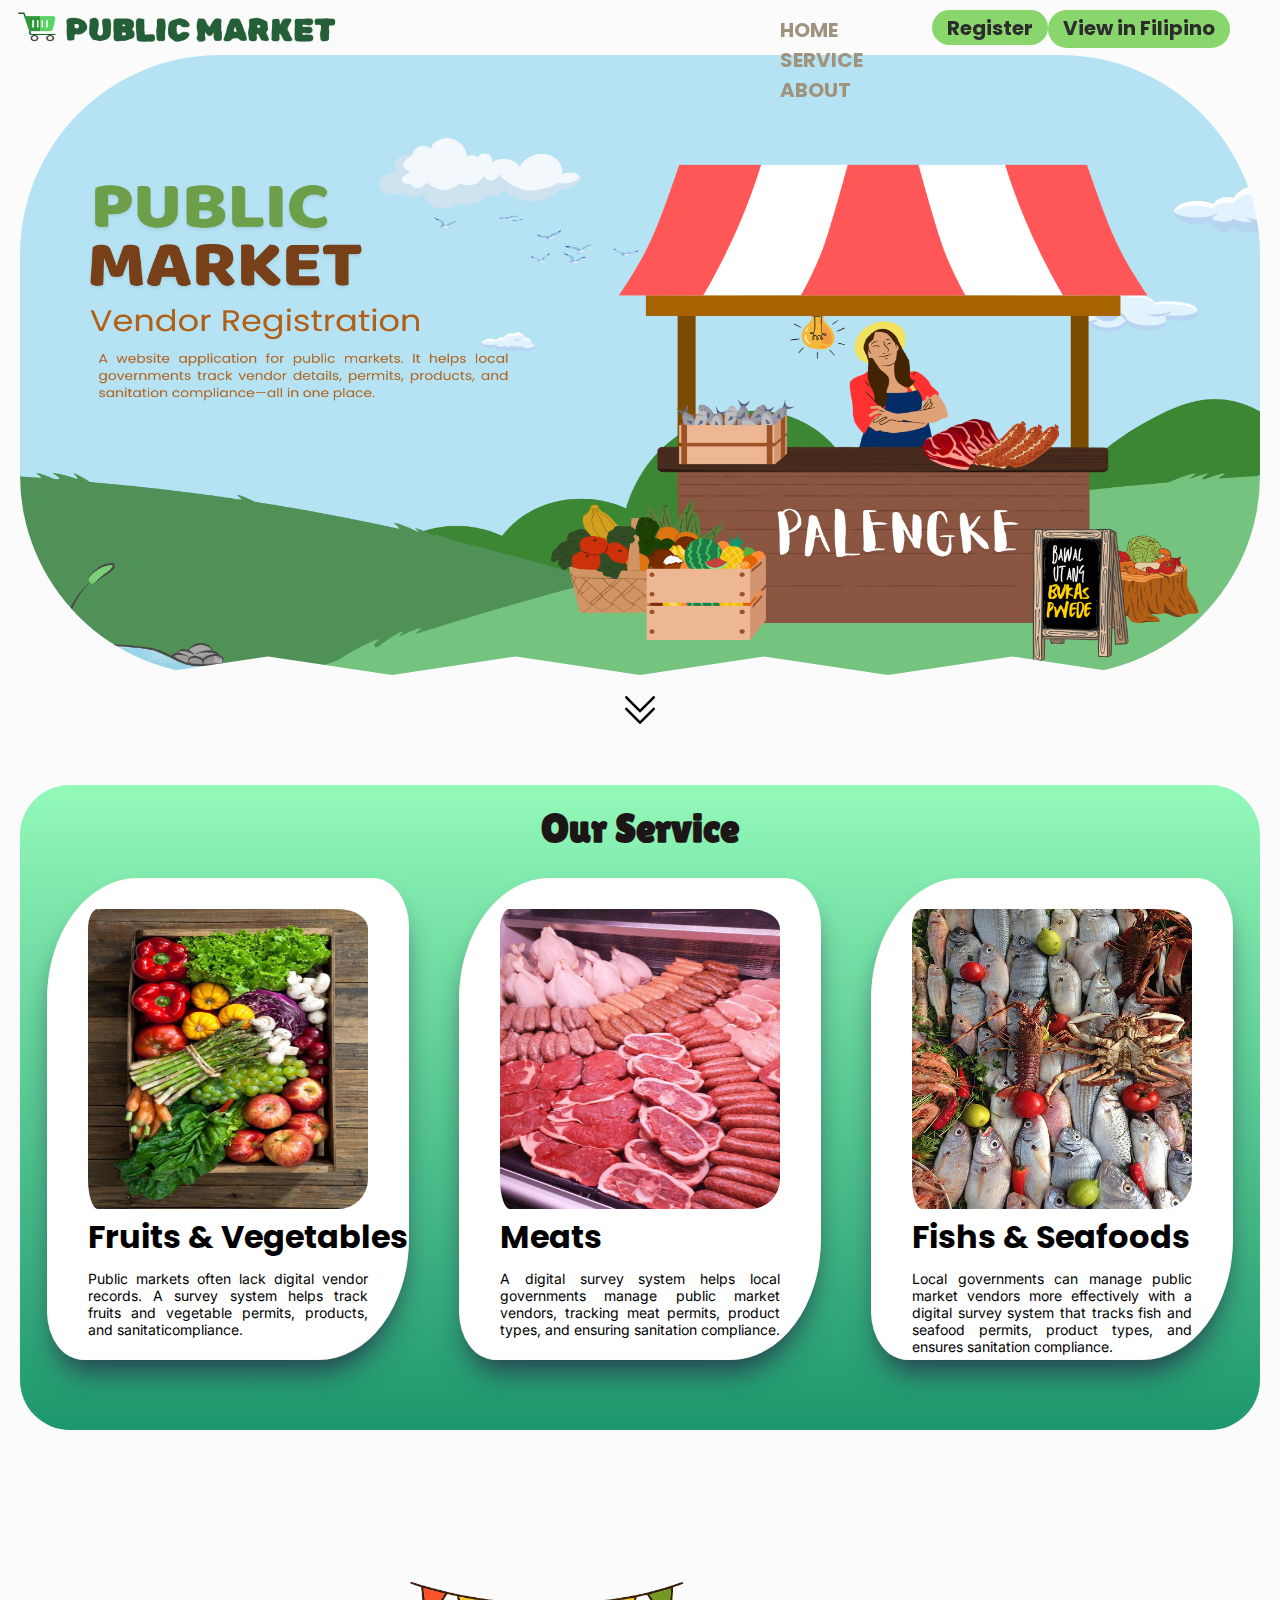
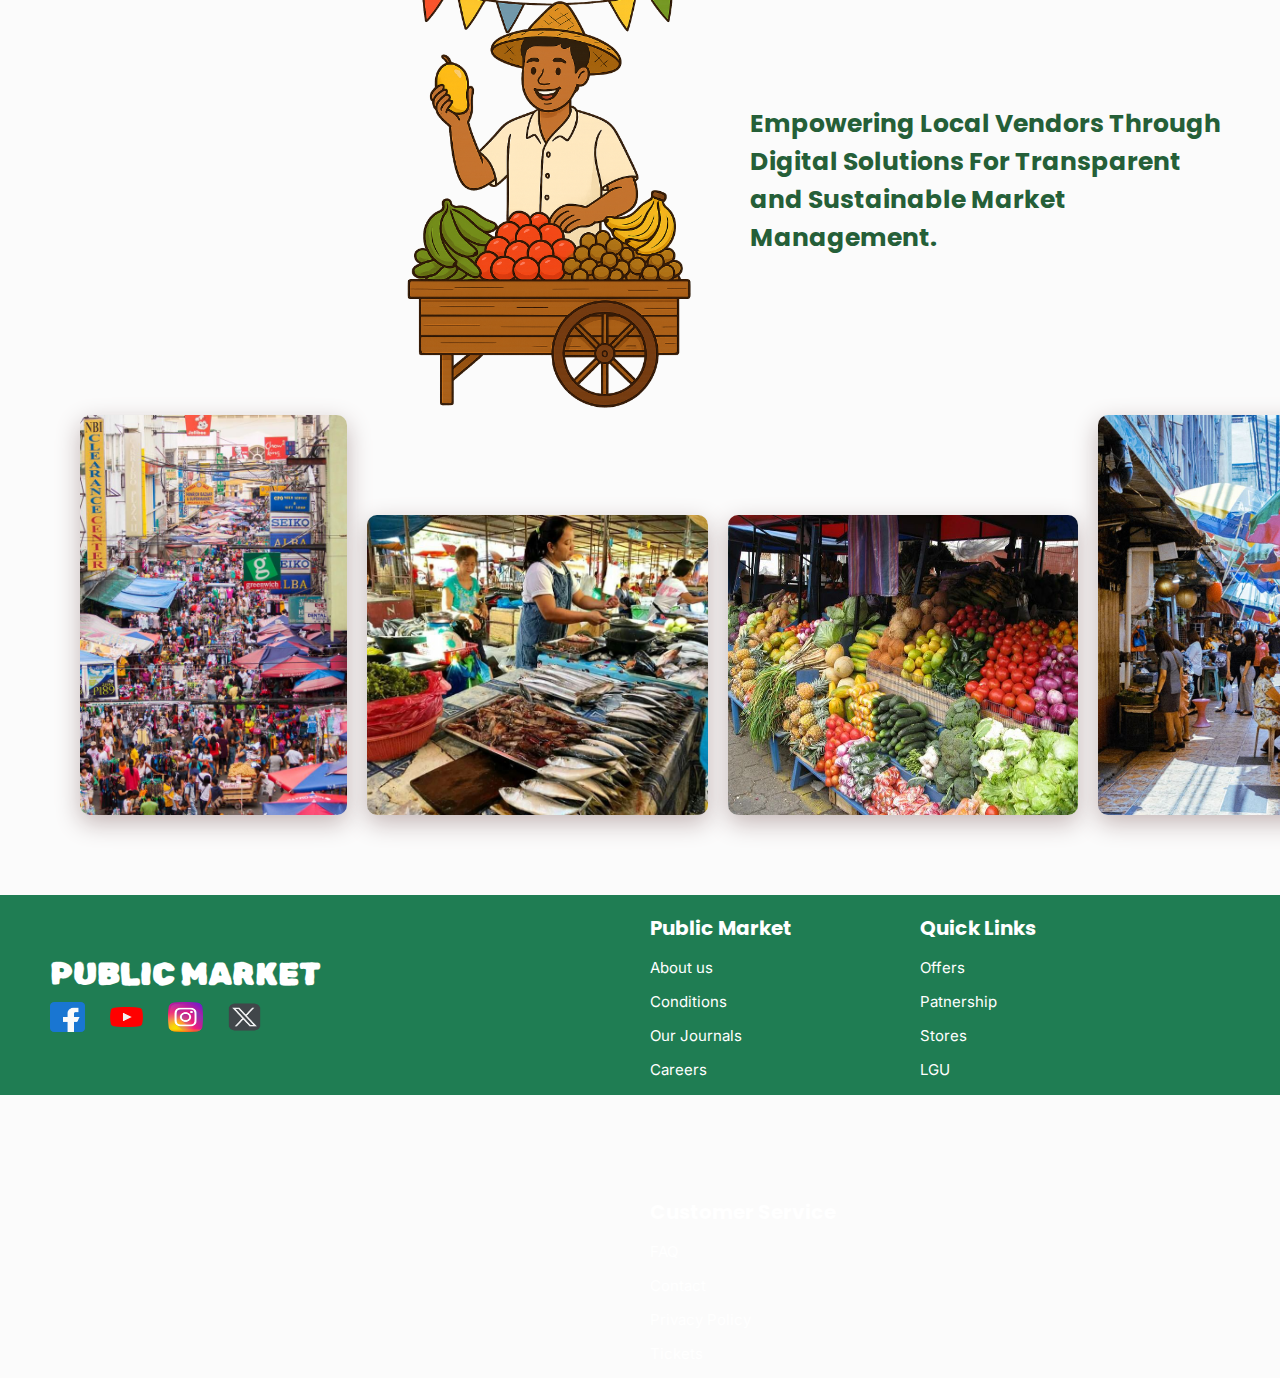
<file: index.html>
<!DOCTYPE html>
<html lang="en">
  <head>
    <meta charset="UTF-8">
    <meta name="viewport" content="width=device-width, initial-scale=1.0">
    <title>Public Market</title>

    <!--FONT LINKS-->
      <!--POPPINS FONT-->
      <link href='https://fonts.googleapis.com/css?family=Poppins' rel='stylesheet'>

      <!--LILITA ONE FONTS-->
      <link href='https://fonts.googleapis.com/css?family=Lilita One' rel='stylesheet'>

      <!--INTER FONTS-->
      <link href='https://fonts.googleapis.com/css?family=Inter' rel='stylesheet'>

      <!--Rubik Spray Paint FONTS-->
      <link href='https://fonts.googleapis.com/css?family=Rubik Spray Paint' rel='stylesheet'>

    <!--CSS LINKS-->
    <link rel="stylesheet" href="./styles/general.css">
    <link rel="stylesheet" href="./styles/home.css">
    <link rel="stylesheet" href="./styles/service.css">
    <link rel="stylesheet" href="./styles/about.css">
  </head>

  <body>
    <!--HOME SECTION-->
    <!--Public Market Navigation-->
    <header class="header-section">
      <h1><a href="#footer" class="public-market-title">PUBLIC MARKET</a></h1>
      <img class="cart-img" src="./images/cart.png" alt="cart image">

      <!--NAVIGATION LINKS-->
      <nav class="header-a-tag">
        <a href="#home" class="home-link">HOME</a>
        <a href="#service" class="service-link">SERVICE</a>
        <a href="#about" class="about-link">ABOUT</a>
      </nav>
      <!--REGISTER BUTTON INTERACTION-->
      <form action="./public/form.html">
        <button type="submit" class="register-button">Register</button>
      </form>
      <!--LANGUAGE BUTTON-->
      <a href="./index-fil.html" class="language-link">View in Filipino</a>
    </header>

    <!--Landing Page Image-->
    <section id="home">
      <div>
        <img class="public-market-img" src="./images/public-markets-img.png" alt="public-market-img">
      </div>
      <img class="arrow-scrolldown-img" src="./images/arrow.png" alt="arrow-img">
    </section>

    <!--SERVICE SECTION-->
    <section class="services-section" id="service">
      <!--Services Container-->
      <h1 class="services-title">Our Service</h1>
      <div class="services-container">
        <!--Fruits and veges boxes-->
        <div class="fruits-veges-box">
          <img class="fruits-veges-img" src="./images/Fruits and veges.jpg" alt="fruits and veges">
          <h1 class="fruits-veges-box-title">Fruits & Vegetables</h1>
          <p class="fruits-veges-box-info"> 
            Public markets often lack digital vendor records. A survey system helps track fruits and 
            vegetable permits, products, and sanitaticompliance.
          </p>
        </div>

        <!--Meats boxes-->
        <div class="meats-box">
          <img class="meats-img" src="./images/meats.jpg" alt="meat imgs">
          <h1 class="meats-title">Meats</h1>
          <p class="meats-info">
            A digital survey system helps local governments manage public market vendors, 
            tracking meat permits, product types, and ensuring sanitation compliance.
          </p>
        </div>

        <!--fish and seafood boxes-->
        <div class="fish-seafood-box">
          <img class="fish-seafood-img" src="./images/fish and sea food.jpg" alt="fish and seafood">
          <h1 class="fish-seafood-title">Fishs & Seafoods</h1> 
          <p class="fish-seafood-info">
            Local governments can manage public market vendors more effectively with a digital survey 
            system that tracks fish and seafood permits, product types, and ensures sanitation compliance.
          </p>
        </div>
      </div>
    </section>

    <!--ABOUT SECTION-->
    <section class="about-section" id="about">
      <!--ABOUT PUBLIC MARKET INFORMATION-->
      <div class="about-info-container">
        <img class="vendors-img" src="./images/vendor-img.png">
        <h1 class="about-info-title">
          Empowering Local Vendors Through Digital Solutions
          For Transparent and Sustainable Market Management.
        </h1>
     </div>
      <!--MARKET IMG CONTAINER-->
      <div class="market-img-container">
        <img class="market-1-img" src="./images/market-1.jpg">
        <img class="market-2-img" src="./images/market-3.jpg">
        <img class="market-3-img" src="./images/market-4.jpg">
        <img class="market-4-img" src="./images/market-2.jpg">
      </div>
    </section>

    <!--FOOTER SECTION-->
    <footer id="footer" class="footer-public-market">

      <!--SOCIAL MEDIA ICONS-->
      <div class="footers-icons"> 
        <h1 class="footer-public-market-title">PUBLIC MARKET</h1>
          <img class="facebook-icon" src="./images/icons/facebook.png"> 
          <img class="youtube-icon" src="./images/icons/youtube.png">
          <img class="instagram-icon" src="./images/icons/instagram.png">
          <img class="x-icon" src="./images/icons/x.png">
      </div>

      <!--FOOTERS COLUMN-->
      <div class="footer-options-column">
        <div class="public-market-group">
          <h1>Public Market</h1>
          <p>About us</p>
          <p>Conditions</p>
          <p>Our Journals</p>
          <p>Careers</p>
        </div>

        <div class="quick-link-column">
          <h1>Quick Links</h1>
          <p>Offers</p>
          <p>Patnership</p>
          <p>Stores</p>
          <p>LGU</p>
        </div>

        <div class="customer-service-column">
          <h1>Customer Service</h1>
          <p>FAQ</p>
          <p>Contact</p>
          <p>Privacy Policy</p>
          <p>Tickets</p>
        </div>
      </div>
    </footer>

  </body>
</html>
</file>
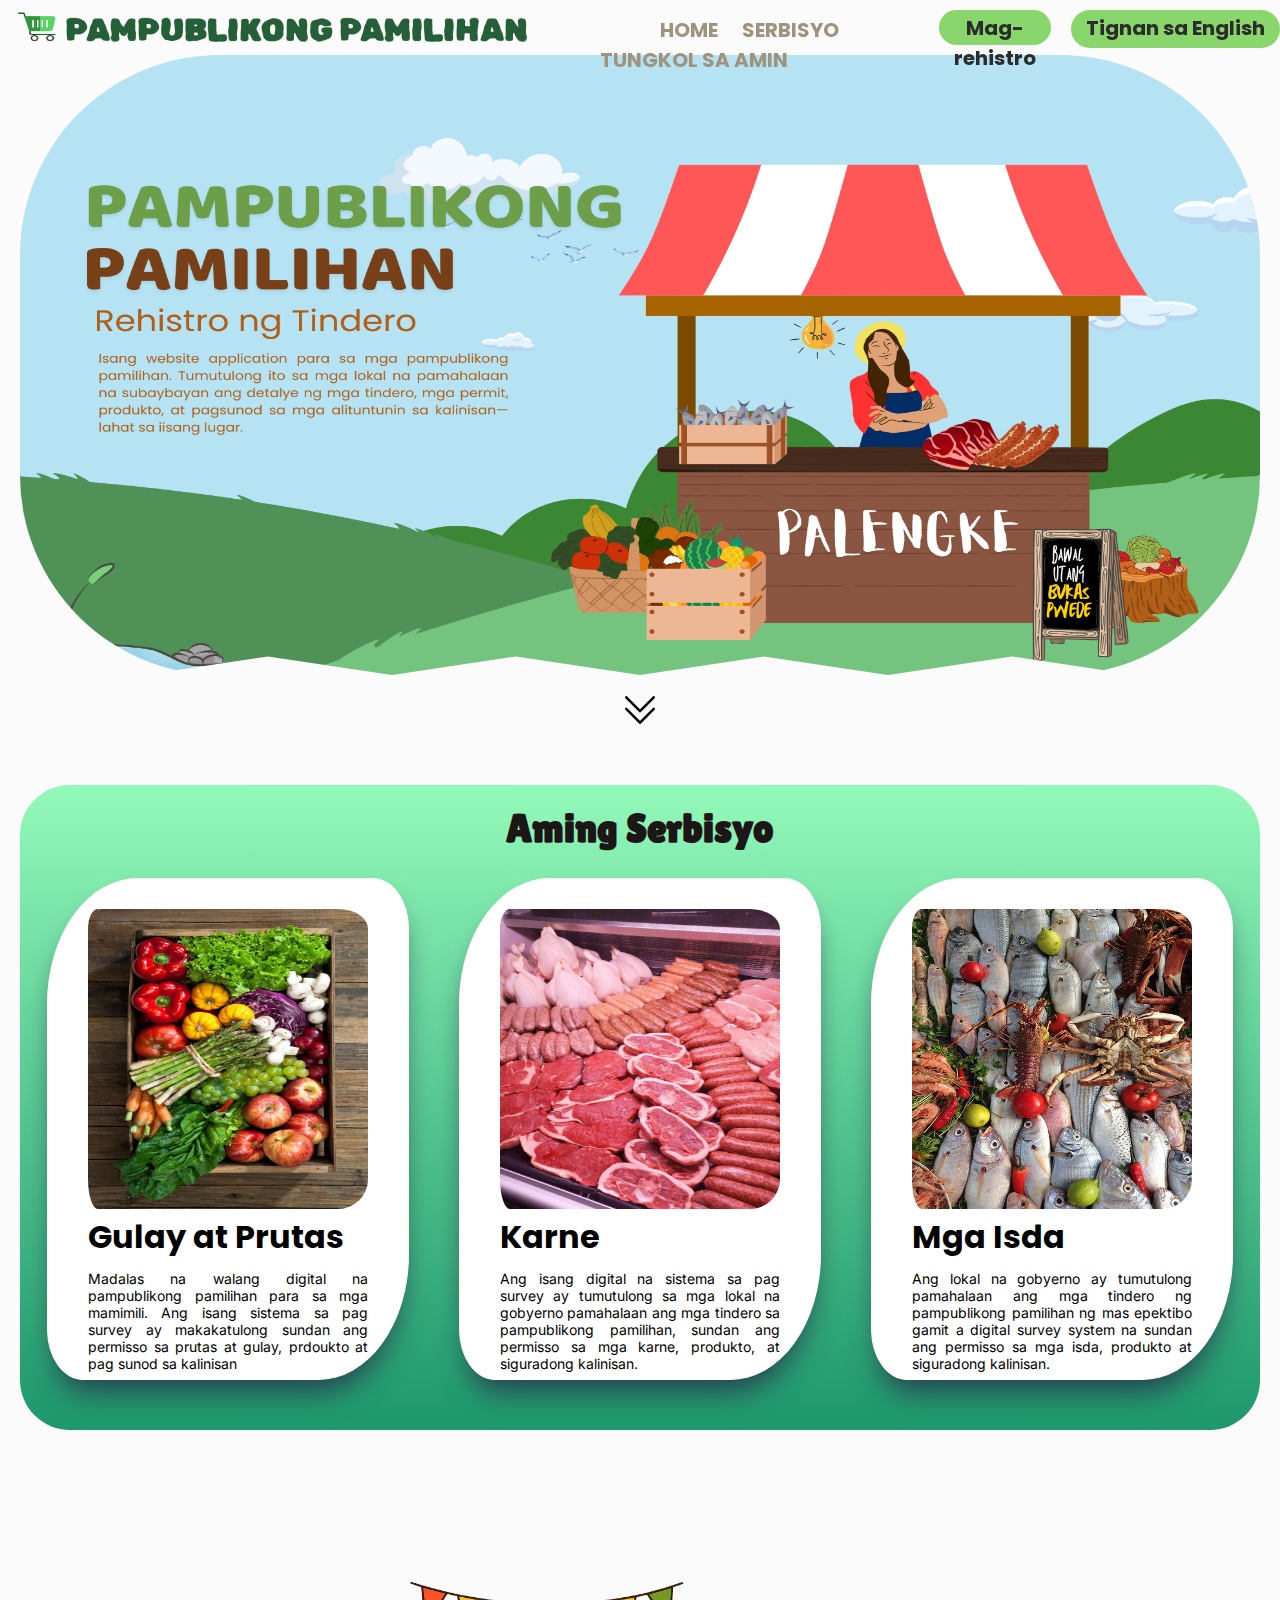
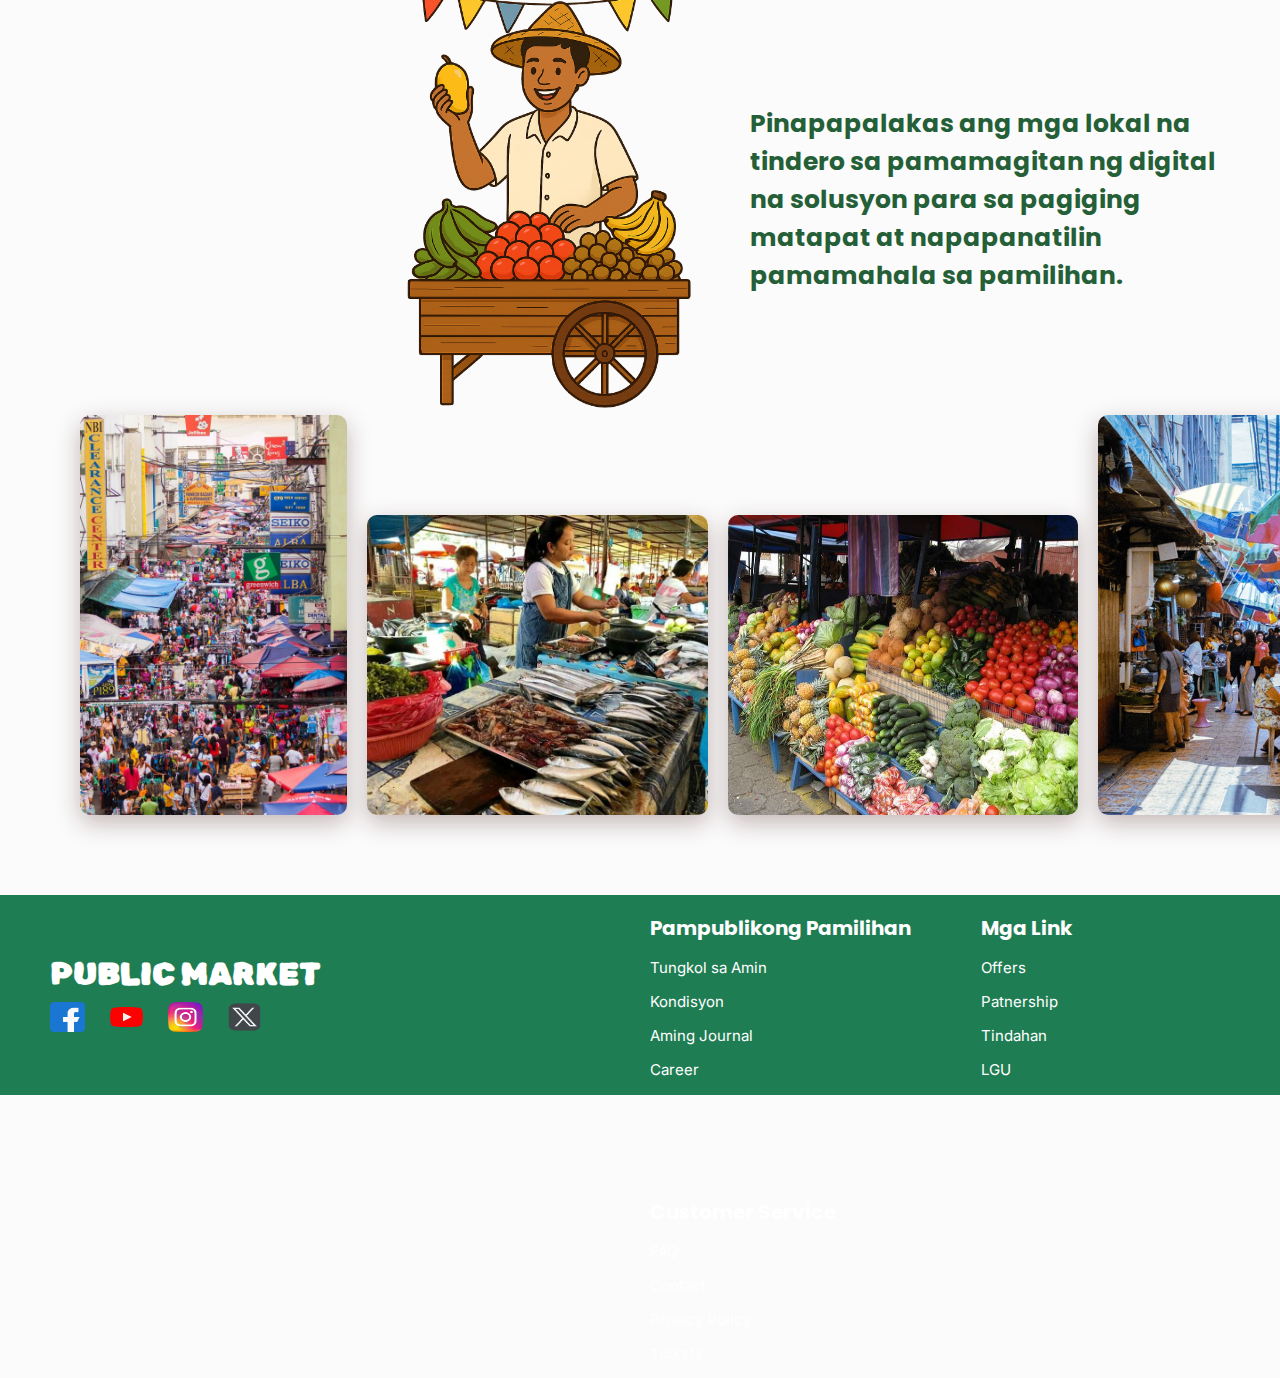
<file: index-fil.html>
<!DOCTYPE html>
<html lang="en">
  <head>
    <meta charset="UTF-8">
    <meta name="viewport" content="width=device-width, initial-scale=1.0">
    <title>Pampublikong Pamilihan</title>

    <!--FONT LINKS-->
      <!--POPPINS FONT-->
      <link href='https://fonts.googleapis.com/css?family=Poppins' rel='stylesheet'>

      <!--LILITA ONE FONTS-->
      <link href='https://fonts.googleapis.com/css?family=Lilita One' rel='stylesheet'>

      <!--INTER FONTS-->
      <link href='https://fonts.googleapis.com/css?family=Inter' rel='stylesheet'>

      <!--Rubik Spray Paint FONTS-->
      <link href='https://fonts.googleapis.com/css?family=Rubik Spray Paint' rel='stylesheet'>

    <!--CSS LINKS-->
    <link rel="stylesheet" href="./styles/general.css">
    <link rel="stylesheet" href="./styles/home-fil.css">
    <link rel="stylesheet" href="./styles/service-fil.css">
    <link rel="stylesheet" href="./styles/about.css">
  </head>

  <body>
    <!--HOME SECTION-->
    <!--Public Market Navigation-->
    <header class="header-section">
      <h1><a href="#footer" class="public-market-title">PAMPUBLIKONG PAMILIHAN</a></h1>
      <img class="cart-img" src="./images/cart.png" alt="cart image">

      <!--NAVIGATION LINKS-->
      <nav class="header-a-tag">
        <a href="#home" class="home-link">HOME</a>
        <a href="#service" class="service-link">SERBISYO</a>
        <a href="#about" class="about-link">TUNGKOL SA AMIN</a>
      </nav>
      <!--REGISTER BUTTON INTERACTION-->
      <form action="./public/form-fil.html">
        <button type="submit" class="register-button">Mag-rehistro</button>
      </form>
      <!--LANGUAGE BUTTON-->
      <a href="./index.html" class="language-link">Tignan sa English</a>
    </header>

    <!--Landing Page Image-->
    <section id="home">
      <div>
        <img class="public-market-img" src="./images/public-markets-img-fil.png" alt="public-market-img">
      </div>
      <img class="arrow-scrolldown-img" src="./images/arrow.png" alt="arrow-img">
    </section>

    <!--SERVICE SECTION-->
    <section class="services-section" id="service">
      <!--Services Container-->
      <h1 class="services-title">Aming Serbisyo</h1>
      <div class="services-container">
        <!--Fruits and veges boxes-->
        <div class="fruits-veges-box">
          <img class="fruits-veges-img" src="./images/Fruits and veges.jpg" alt="fruits and veges">
          <h1 class="fruits-veges-box-title">Gulay at Prutas</h1>
          <p class="fruits-veges-box-info"> 
            Madalas na walang digital na pampublikong pamilihan para sa mga mamimili.
            Ang isang sistema sa pag survey ay makakatulong sundan ang permisso sa prutas at gulay,
            prdoukto at pag sunod sa kalinisan
          </p>
        </div>

        <!--Meats boxes-->
        <div class="meats-box">
          <img class="meats-img" src="./images/meats.jpg" alt="meat imgs">
          <h1 class="meats-title">Karne</h1>
          <p class="meats-info">
            Ang isang digital na sistema sa pag survey ay tumutulong sa mga lokal na
            gobyerno pamahalaan ang mga tindero sa pampublikong pamilihan, sundan ang
            permisso sa mga karne, produkto, at siguradong kalinisan.
          </p>
        </div>

        <!--fish and seafood boxes-->
        <div class="fish-seafood-box">
          <img class="fish-seafood-img" src="./images/fish and sea food.jpg" alt="fish and seafood">
          <h1 class="fish-seafood-title">Mga Isda</h1> 
          <p class="fish-seafood-info">
            Ang lokal na gobyerno ay tumutulong pamahalaan ang mga tindero ng pampublikong pamilihan ng
            mas epektibo gamit a digital survey system na sundan ang permisso sa mga isda, produkto
            at siguradong kalinisan.
          </p>
        </div>
      </div>
    </section>

    <!--ABOUT SECTION-->
    <section class="about-section" id="about">
      <!--ABOUT PUBLIC MARKET INFORMATION-->
      <div class="about-info-container">
        <img class="vendors-img" src="./images/vendor-img.png">
        <h1 class="about-info-title">
            Pinapapalakas ang mga lokal na tindero sa pamamagitan
            ng digital na solusyon para sa pagiging matapat at 
            napapanatilin pamamahala sa pamilihan.
        </h1>
     </div>
      <!--MARKET IMG CONTAINER-->
      <div class="market-img-container">
        <img class="market-1-img" src="./images/market-1.jpg">
        <img class="market-2-img" src="./images/market-3.jpg">
        <img class="market-3-img" src="./images/market-4.jpg">
        <img class="market-4-img" src="./images/market-2.jpg">
      </div>
    </section>

    <!--FOOTER SECTION-->
    <footer id="footer" class="footer-public-market">

      <!--SOCIAL MEDIA ICONS-->
      <div class="footers-icons"> 
        <h1 class="footer-public-market-title">PUBLIC MARKET</h1>
          <img class="facebook-icon" src="./images/icons/facebook.png"> 
          <img class="youtube-icon" src="./images/icons/youtube.png">
          <img class="instagram-icon" src="./images/icons/instagram.png">
          <img class="x-icon" src="./images/icons/x.png">
      </div>

      <!--FOOTERS COLUMN-->
      <div class="footer-options-column">
        <div class="public-market-group">
          <h1>Pampublikong Pamilihan</h1>
          <p>Tungkol sa Amin</p>
          <p>Kondisyon</p>
          <p>Aming Journal</p>
          <p>Career</p>
        </div>

        <div class="quick-link-column">
          <h1>Mga Link</h1>
          <p>Offers</p>
          <p>Patnership</p>
          <p>Tindahan</p>
          <p>LGU</p>
        </div>

        <div class="customer-service-column">
          <h1>Customer Service</h1>
          <p>FAQ</p>
          <p>Contact</p>
          <p>Privacy Policy</p>
          <p>Tickets</p>
        </div>
      </div>
    </footer>

  </body>
</html>
</file>
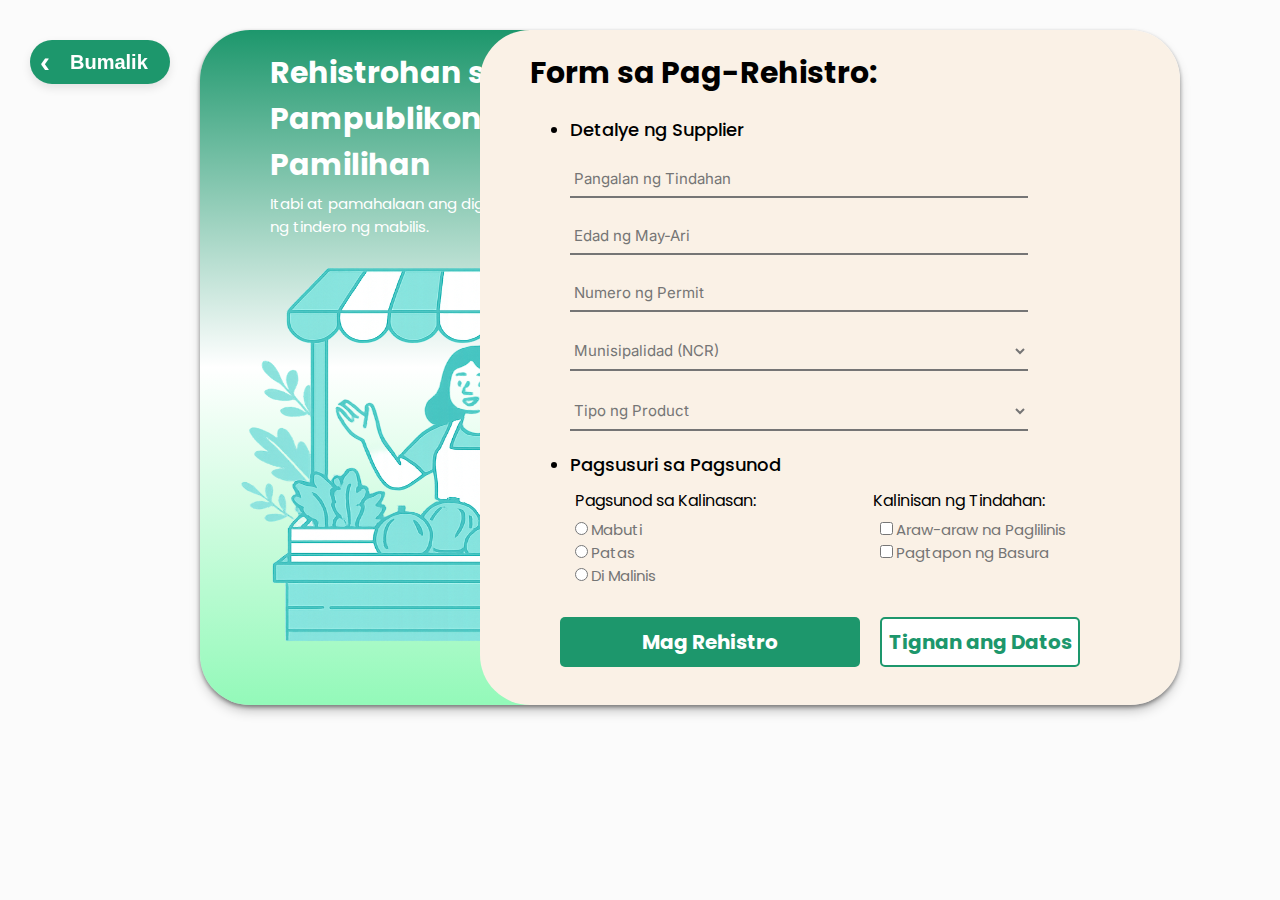
<file: public/form-fil.html>
<!DOCTYPE html>
<html lang="en">
  <head>
    <meta charset="UTF-8">
    <meta name="viewport" content="width=device-width, initial-scale=1.0">
    <title>Form sa Pag-Rehistro</title>

    <!--FONT LINKS-->
      <!--POPPINS FONT-->
      <link href='https://fonts.googleapis.com/css?family=Poppins' rel='stylesheet'>

      <!--INTER FONTS-->
      <link href='https://fonts.googleapis.com/css?family=Inter' rel='stylesheet'>

    <!--CSS LINKS-->
    <link rel="stylesheet" href="../styles/extension-page/form-fil.css">
  </head>
    
  <body>
    <!--BACK HOME PAGE BUTTON-->
    <form action="../index-fil.html">
      <button class="back-home-page" type="submit">
        <span class="back-icon">&#8249;</span>
        Bumalik
      </button>
    </form>

    <!--FORM SECTION-->
    <section>
      <div class="form-container"> 
        <!--Image Details Container-->
        <div class="image-details-container">
          <h1>Rehistrohan sa Pampublikong Pamilihan</h1>
          <p>Itabi at pamahalaan ang digital record<br>ng tindero ng mabilis.</p>
          <img src="../images/Vendor-woman-image.png" alt="vendor Image">
        </div>

        <!--Vendors form Container-->
        <div class="vendors-form-container">
          <h1>Form sa Pag-Rehistro:</h1>
          <!--Vendors form Input-->
            <ul class="vendor-detail-ul">
              <li>Detalye ng Supplier</li>
            </ul>

          <!--Vendor Details Input-->
          <form action="./table-fil.html" id="registerForm">
            <div class="vendor-details-container">
              <!--Business Name Input-->
              <div>
                <input class="business-name-input" type="text" placeholder="Pangalan ng Tindahan" required maxlength="100">
              </div>
              <!-- Owner's Age Input-->
              <div>
                <input class="owner-age-input" type="number" placeholder="Edad ng May-Ari"  min="18" max="120" maxlength="100" required>
              </div>
              <!--Permit Number Input-->
              <div>
                <input class="permit-number-input" type="text" minlength="4" maxlength="6" placeholder="Numero ng Permit" required>
              </div>
              <!--Region Selector-->
              <div>
                <select class="municipality-select" required>
                  <option value="" disabled selected hidden>Munisipalidad (NCR)</option>
                  <option value="1">Caloocan</option>
                  <option value="2">Las Piñas</option>
                  <option value="3">Makati</option>
                  <option value="4">Malabon</option>
                  <option value="5">Mandaluyong</option>
                  <option value="6">Manila</option>
                  <option value="7">Marikina</option>
                  <option value="8">Muntinlupa</option>
                  <option value="9">Navotas</option>
                  <option value="10">Parañaque</option>
                  <option value="11">Pasay</option>
                  <option value="12">Pasig</option>
                  <option value="13">Pateros</option>
                  <option value="14">Quezon City</option>
                  <option value="15">San Juan</option>
                  <option value="16">Taguig</option>
                  <option value="17">Valenzuela</option>
                </select>
                
              </div>
              <!--Product Type Input-->
              <div>
                <select class="product-type-select" required>
                  <option value="" disabled selected hidden>Tipo ng Product</option>
                  <option value="1">Prutas</option>
                  <option value="2">Gulay</option>
                  <option value="3">Karne</option>
                  <option value="4">Isda</option>
                  <option value="5">Seafood</option>
                </select>
              </div>
            </div>

            <!--Compliance Check-->
            <ul class="compliance-check-ul">
              <li>Pagsusuri sa Pagsunod</li>
            </ul>
              <label class="sanitary-title">Pagsunod sa Kalinasan:</label>
              <label class="cleanliness-title">Kalinisan ng Tindahan:</label>

            <!--Compliance Check Button-->
            <div class="compliance-check-container">
              <!--Sanitary Practice Section-->
              <div class="sanitary-option">
                <label><input type="radio" name="sanitary" value="Mabuti" required>Mabuti</label><br>
                <label><input type="radio" name="sanitary" value="Patas" required>Patas</label><br>
                <label><input type="radio" name="sanitary" value="Di Malinis" required>Di Malinis</label>
              </div>

              <!--Stall Cleanliness Section-->
              <div class="cleanliness-option">
                <label><input type="checkbox" name="cleanliness[]" value="Daily Cleaning">Araw-araw na Paglilinis</label><br>
                <label><input type="checkbox" name="cleanliness[]" value="Waste Disposal">Pagtapon ng Basura</label>
              </div>
            </div>
             
            <!--BUTTON INTERACTION TO TABLE-->
            <div class="button-action">
              <!--REGISTER BUTTON-->
              <button class="register-button" type="submit">Mag Rehistro</button>
            </div>
          </form>

          <!--TABLE BUTTON-->
          <form action="./table-fil.html" target="_blank">
            <button class="table-button" type="submit">Tignan ang Datos<span class="greater-than-arrow"></span></button>
          </form>
        </div>
      </div>
    </section>

    <!--JS of submission button for Vendors Register-->
    <script>
      document.getElementById("registerForm").addEventListener("submit", function(event) {
        event.preventDefault(); //Prevent the form from submitting

        //vendors Details Input 
        const businessName = document.querySelector(".business-name-input").value;
        const ownersAge = document.querySelector(".owner-age-input").value;
        const permitNumber = document.querySelector(".permit-number-input").value;
        // Municipality Selector
        const municipalitySelect = document.querySelector(".municipality-select");
        const municipality = municipalitySelect.options[municipalitySelect.selectedIndex].textContent;
        // Product Type Selector
        const productTypeSelect = document.querySelector(".product-type-select");
        const productType = productTypeSelect.options[productTypeSelect.selectedIndex].textContent; // Store the Text Content

        //Compliance Check button
        const sanitary = document.querySelector('input[name="sanitary"]:checked')?.value;
        const cleanlinessElements = document.querySelectorAll('input[name="cleanliness[]"]:checked');
        const cleanliness = Array.from(cleanlinessElements).map(e => e.value);
      
        //object of the data input 
        const vendorData = {
          businessName,
          ownersAge,
          permitNumber,
          municipality,
          productType,
          sanitary: sanitary || '',
          cleanliness
        };

         // Save to localStorage before displaying to Filipino Version Table
        let vendorsData = JSON.parse(localStorage.getItem('vendorsDataFIL')) || [];
        vendorsData.push(vendorData); 
        localStorage.setItem('vendorsDataFIL', JSON.stringify(vendorsData));

        //promt success message
        alert("Vendor registered successfully!");
        document.getElementById("registerForm").reset();
      });
    </script>
  </body>
</html>
</file>
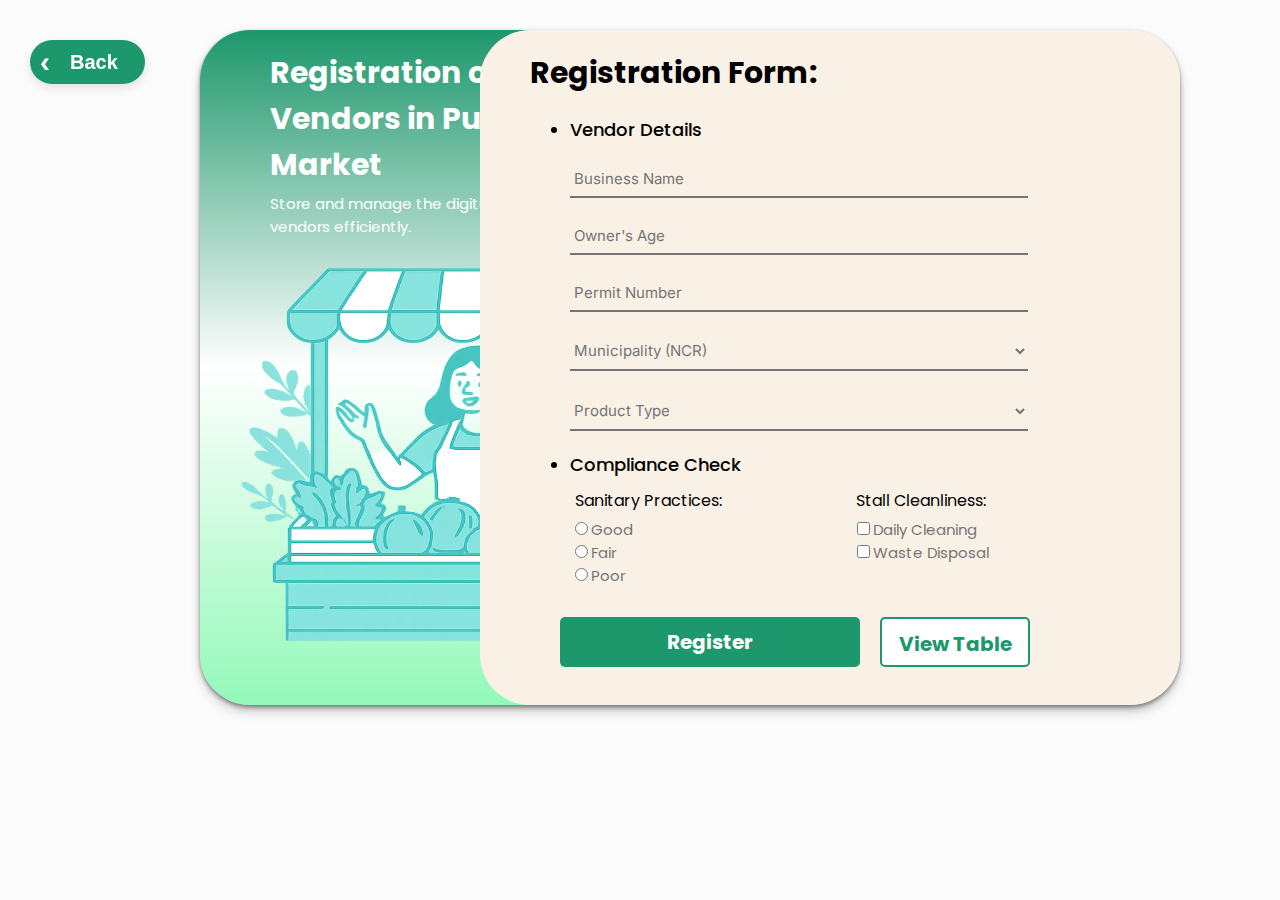
<file: public/form.html>
<!DOCTYPE html>
<html lang="en">
  <head>
    <meta charset="UTF-8">
    <meta name="viewport" content="width=device-width, initial-scale=1.0">
    <title>Registration Form</title>

    <!--FONT LINKS-->
      <!--POPPINS FONT-->
      <link href='https://fonts.googleapis.com/css?family=Poppins' rel='stylesheet'>

      <!--INTER FONTS-->
      <link href='https://fonts.googleapis.com/css?family=Inter' rel='stylesheet'>

    <!--CSS LINKS-->
    <link rel="stylesheet" href="../styles/extension-page/form.css">
  </head>
    
  <body>
    <!--BACK HOME PAGE BUTTON-->
    <form action="../index.html">
      <button class="back-home-page" type="submit">
        <span class="back-icon">&#8249;</span>
        Back
      </button>
    </form>

    <!--FORM SECTION-->
    <section>
      <div class="form-container"> 
        <!--Image Details Container-->
        <div class="image-details-container">
          <h1>Registration of Local Vendors in Public Market</h1>
          <p>Store and manage the digital records of local vendors efficiently.</p>
          <img src="../images/Vendor-woman-image.png" alt="vendor Image">
        </div>

        <!--Vendors form Container-->
        <div class="vendors-form-container">
          <h1>Registration Form:</h1>
          <!--Vendors form Input-->
            <ul class="vendor-detail-ul">
              <li>Vendor Details</li>
            </ul>

          <!--Vendor Details Input-->
          <form action="./table.html" id="registerForm">
            <div class="vendor-details-container">
              <!--Business Name Input-->
              <div>
                <input class="business-name-input" type="text" placeholder="Business Name" required maxlength="100">
              </div>
              <!-- Owner's Age Input-->
              <div>
                <input class="owner-age-input" type="number" placeholder="Owner's Age"  min="18" max="120" maxlength="100" required>
              </div>
              <!--Permit Number Input-->
              <div>
                <input class="permit-number-input" type="text" minlength="4" maxlength="6" placeholder="Permit Number" required>
              </div>
              <!--Region Selector-->
              <div>
                <select class="municipality-select" required>
                  <option value="" disabled selected hidden>Municipality (NCR)</option>
                  <option value="1">Caloocan</option>
                  <option value="2">Las Piñas</option>
                  <option value="3">Makati</option>
                  <option value="4">Malabon</option>
                  <option value="5">Mandaluyong</option>
                  <option value="6">Manila</option>
                  <option value="7">Marikina</option>
                  <option value="8">Muntinlupa</option>
                  <option value="9">Navotas</option>
                  <option value="10">Parañaque</option>
                  <option value="11">Pasay</option>
                  <option value="12">Pasig</option>
                  <option value="13">Pateros</option>
                  <option value="14">Quezon City</option>
                  <option value="15">San Juan</option>
                  <option value="16">Taguig</option>
                  <option value="17">Valenzuela</option>
                </select>
                
              </div>
              <!--Product Type Input-->
              <div>
                <select class="product-type-select" required>
                  <option value="" disabled selected hidden>Product Type</option>
                  <option value="1">Fruit</option>
                  <option value="2">Vegetable</option>
                  <option value="3">Meat</option>
                  <option value="4">Fish</option>
                  <option value="5">Seafood</option>
                </select>
              </div>
            </div>

            <!--Compliance Check-->
            <ul class="compliance-check-ul">
              <li>Compliance Check</li>
            </ul>
              <label class="sanitary-title">Sanitary Practices:</label>
              <label class="cleanliness-title">Stall Cleanliness:</label>

            <!--Compliance Check Button-->
            <div class="compliance-check-container">
              <!--Sanitary Practice Section-->
              <div class="sanitary-option">
                <label><input type="radio" name="sanitary" value="Good" required>Good</label><br>
                <label><input type="radio" name="sanitary" value="Fair" required>Fair</label><br>
                <label><input type="radio" name="sanitary" value="Poor" required>Poor</label>
              </div>

              <!--Stall Cleanliness Section-->
              <div class="cleanliness-option">
                <label><input type="checkbox" name="cleanliness[]" value="Daily Cleaning">Daily Cleaning</label><br>
                <label><input type="checkbox" name="cleanliness[]" value="Waste Disposal">Waste Disposal</label>
              </div>
            </div>
             
            <!--BUTTON INTERACTION TO TABLE-->
            <div class="button-action">
              <!--REGISTER BUTTON-->
              <button class="register-button" type="submit">Register</button>
            </div>
          </form>

          <!--TABLE BUTTON-->
          <form action="./table.html" target="_blank">
            <button class="table-button" type="submit">View Table<span class="greater-than-arrow"></span></button>
          </form>
        </div>
      </div>
    </section>

    <!--JS of submission button for Vendors Register-->
    <script>
      document.getElementById("registerForm").addEventListener("submit", function(event) {
        event.preventDefault(); //Prevent the form from submitting

        //vendors Details Input 
        const businessName = document.querySelector(".business-name-input").value;
        const ownersAge = document.querySelector(".owner-age-input").value;
        const permitNumber = document.querySelector(".permit-number-input").value;
        // Municipality Selector
        const municipalitySelect = document.querySelector(".municipality-select");
        const municipality = municipalitySelect.options[municipalitySelect.selectedIndex].textContent;
        // Product Type Selector
        const productTypeSelect = document.querySelector(".product-type-select");
        const productType = productTypeSelect.options[productTypeSelect.selectedIndex].textContent; // Store the Text Content

        //Compliance Check button
        const sanitary = document.querySelector('input[name="sanitary"]:checked')?.value;
        const cleanlinessElements = document.querySelectorAll('input[name="cleanliness[]"]:checked');
        const cleanliness = Array.from(cleanlinessElements).map(e => e.value);
      
        //object of the data input 
        const vendorData = {
          businessName,
          ownersAge,
          permitNumber,
          municipality,
          productType,
          sanitary: sanitary || '',
          cleanliness
        };

        // Save to localStorage before displaying to English Version Table
        let vendorsData = JSON.parse(localStorage.getItem('vendorsDataEN')) || [];
        vendorsData.push(vendorData); 
        localStorage.setItem('vendorsDataEN', JSON.stringify(vendorsData));

        //promt success message
        alert("Vendor registered successfully!");
        document.getElementById("registerForm").reset();
      });
    </script>
  </body>
</html>
</file>
<file: styles/general.css>
body{
  margin: 0;
  font-family: "Poppins", sans-serif;
  scroll-behavior: smooth;
  background-color: #FBFBFB;
  overflow-x: hidden;
}
</file>
<file: styles/home.css>
.header-section {
  display: flex;
  flex-direction: row;
  justify-content: space-between;
  position: fixed;
  background-color: #FBFBFB;
  height: 55px;
  width: 100%;
  top: 0;
  left: 0;
  right: 0;
  z-index: 1000;
}

.register-button,
.language-link {
  flex-shrink: 0;
  margin-top: 10px;
  margin-right: 50x;
  height: 35px;
  border: none;
  border-radius: 30px;
  padding: 3px 15px 3px 15px;
  font-family: "Poppins", sans-serif;
  font-size: 20px;
  background-color: #88D66C;
  color: #2C2C2C;
  font-weight: bold;
  cursor: pointer;
  text-decoration: none;
  transition: background-color, color 0.15s;
}

.language-link{
  margin-right: 50px;
  padding-bottom: 0;
}

.register-button:hover,
.language-link:hover {
  background-color: #1D976C;
  color: white;
}

.cart-img {
  width: 50px;
  height: 40px;
  position: fixed;
  margin: 5px 0 15px 15px;
}

.public-market-title{
  position: fixed;
  font-family: "Rubik Spray Paint", system-ui;
  font-weight: 400;
  font-style: normal;
  color: #255F38;
  margin: -10px 0 10px 65px;
  cursor: pointer;
  text-decoration: none;
}

.header-a-tag {
  align-items: center;
  padding-top: 15px;
  padding-left: 730px;
}
 
.home-link,
.service-link,
.about-link {
  color: #A0937D;
  text-decoration: none;
  font-family: "Poppins", sans-serif;
  font-size: 20px;
  font-weight: bold;
  padding: 10px 0 30px 50px;
  transition: color 0.15s;
  cursor: pointer;
}

.home-link:hover, 
.service-link:hover,
.about-link:hover {
  color: #74512D;
}

.public-market-img {
  width: calc(100% - 40px); 
  margin-top: 55px;
  margin-left: 20px;
  margin-right: 20px;
  height: 620px;
  clip-path: polygon(
    0% 0%, 100% 0%, 100% 97%, 90% 100%, 80% 97%, 
    70% 100%, 60% 97%, 50% 100%, 40% 97%, 30% 100%, 
    20% 97%, 10% 100%, 0% 97%);
  border-radius: 200px;
}

.arrow-scrolldown-img {
  width: 40px;
  height: 40px;
  display: block;
  margin-top: 8px;
  margin-left: auto;
  margin-right: auto;
  animation: pointdown 1000ms infinite alternate-reverse;
}

@keyframes pointdown {
  0% {
    transform: translateY(0px);
  }
  100% {
    transform: translateY(16px);
  }
}
</file>
<file: styles/service.css>
.services-section {
  margin-top: 55px;
  width: calc(100% - 40px);
  margin-left: 20px;
  margin-right: 20px;
  height: 645px;
  border-radius: 50px;
  background-image: linear-gradient(to top, #1D976C, #93F9B9);
  position: relative;
  scroll-margin-top: 60px;
}

.services-container {
  display: flex;
  flex-direction: row;
  justify-content: center;
}

.services-title{
  color: #1D1616;
  font-family: "Lilita One", sans-serif;
  font-size: 40px;
  font-weight: bold;
  text-align: center;
  padding-top: 20px;
}

.fruits-veges-box, 
.meats-box,
.fish-seafood-box {
  width: 360px;
  height: 480px;
  background-color: white;
  box-shadow: rgb(38, 57, 77) 0px 20px 30px -10px; 
  border-radius: 25% 10%;
  border: 1px solid #FDFAF6;
  margin-right: 50px;
  transition: transform 0.3s ease, box-shadow 0.3s ease;
  cursor: pointer;
}

.fruits-veges-box:hover,
.meats-box:hover,
.fish-seafood-box:hover {
  transform: scale(1.05);
  box-shadow: rgb(38, 57, 77) 0px 20px 30px -10px;
}

.fish-seafood-box {
  margin-right: 0;
}

.fruits-veges-img, 
.meats-img, 
.fish-seafood-img {
  display: block;
  width: 280px;
  height: 300px;
  padding: 30px 20px 20px 40px;
  border-radius: 50px;
}

.fruits-veges-box-title, 
.meats-title,
.fish-seafood-title {
  font-family: "Poppins", sans-serif;
  font-size: bold;
  color: black;
  margin-top: -16px;
  margin-left: 40px;
}

.fruits-veges-box-info, 
.meats-info, 
.fish-seafood-info {
  font-family: "Inter", sans-serif;
  font-size: 14px;
  margin-top: -12px;
  margin-left: 40px;
  margin-right: 40px;
  text-align: justify;
}
</file>
<file: styles/about.css>
.about-section {
  margin-top: 55px;
}

.vendor-img {
  width: 320px;
  height: 300px;
}

.market-img-container {
  display: flex;
  flex-direction: row;
  gap: 20px;
}

.market-1-img,
.market-4-img {
  width: 300px;
  height: 400px;
  border-radius: 10px;
  margin-left: 80px;
  box-shadow: #C4B6B6 0px 8px 24px;
}

.market-2-img,
.market-3-img {
  width: 350px;
  height: 300px;
  border-radius: 10px;
  margin-top: 100px;
  box-shadow: #C4B6B6 0px 8px 24px;
}

.market-4-img {
  margin-left: 0;
}

.about-info-container {
  display: flex;
  flex-direction: row;
  gap: 50px;
  padding-top: 80px;
}

.vendors-img {
  width: 300px;
  margin-left: 400px;
}

.about-info-title {
  font-size: 25px;
  width: 480px;
  margin-top: 140px;
  color: #255F38;
}

/*FOOTER SECTION*/
.footer-public-market {
  width: 100%;
  height: 200px;
  background: #1F7D53;
  margin-top: 80px;
  bottom: 0;
}

.footer-public-market-title {
  color: white;
  font-family: "Rubik Spray Paint", system-ui;
  font-weight: 400;
  padding-top: 60px;
  padding-left: 50px;
}

.facebook-icon,
.youtube-icon,
.instagram-icon,
.x-icon {
  width: 35px;
  height: 30px;
  padding-left: 20px;
  margin-top: -100px;
  cursor: pointer;
}

.facebook-icon {
  padding-left: 50px;
}

.footer-options-column {
  display: flex;
  flex-direction: row;
  margin-top: -160px;
  margin-left: 650px;
  flex-wrap: wrap;
  gap: 70px;
}

.footer-options-column div {
  min-width: 200px;
  margin-top: 20px;
}

.public-market-group h1,
.quick-link-column h1,
.customer-service-column h1 {
  color: white;
  font-family: "Poppins", sans-serif;
  font-size: 20px;
}

.footer-options-column p {
  color: white;
  font-family: "Inter", sans-serif;
  font-size: 15px;
  padding-bottom: -10px;
  cursor: pointer;
}

.footer-options-column p:hover {
  color: black;
}
</file>
<file: styles/home-fil.css>
.header-section {
    display: flex;
    flex-direction: row;
    position: fixed;
    background-color: #FBFBFB;
    height: 55px;
    width: 100%;
    top: 0;
    left: 0;
    right: 0;
    z-index: 1000;
  }
  
  .register-button,
  .language-link {
    flex-shrink: 0;
    margin-top: 10px;
    height: 35px;
    border: none;
    border-radius: 30px;
    padding: 3px 15px 3px 15px;
    font-family: "Poppins", sans-serif;
    font-size: 20px;
    background-color: #88D66C;
    color: #2C2C2C;
    font-weight: bold;
    cursor: pointer;
    text-decoration: none;
    transition: background-color, color 0.15s;
  }

  .register-button {
    margin-left: 20px;
    margin-left: 20px;
  }

  .language-link{
    margin-right: 0px;
    padding-bottom: 0;
    margin-left: 20px;
  }
  
  .register-button:hover,
  .language-link:hover {
    background-color: #1D976C;
    color: white;
  }
  
  .cart-img {
    width: 50px;
    height: 40px;
    position: fixed;
    margin: 5px 0 15px 15px;
  }
  
  .public-market-title{
    position: fixed;
    font-family: "Rubik Spray Paint", system-ui;
    font-weight: 400;
    font-style: normal;
    color: #255F38;
    margin: -10px 0 10px 65px;
    cursor: pointer;
    text-decoration: none;
  }
  
  .header-a-tag {
    align-items: center;
    padding-top: 15px;
    padding-left: 600px;
  }
   
  .home-link,
  .service-link,
  .about-link {
    color: #A0937D;
    text-decoration: none;
    font-family: "Poppins", sans-serif;
    margin-right: 20px;
    font-size: 20px;
    font-weight: bold;
    padding: 0;
    transition: color 0.15s;
    cursor: pointer;
  }

  .home-link {
    margin-left: 60px;
  }
  
  .home-link:hover, 
  .service-link:hover,
  .about-link:hover {
    color: #74512D;
  }
  
  .public-market-img {
    width: calc(100% - 40px); 
    margin-top: 55px;
    margin-left: 20px;
    margin-right: 20px;
    height: 620px;
    clip-path: polygon(
      0% 0%, 100% 0%, 100% 97%, 90% 100%, 80% 97%, 
      70% 100%, 60% 97%, 50% 100%, 40% 97%, 30% 100%, 
      20% 97%, 10% 100%, 0% 97%);
    border-radius: 200px;
  }
  
  .arrow-scrolldown-img {
    width: 40px;
    height: 40px;
    display: block;
    margin-top: 8px;
    margin-left: auto;
    margin-right: auto;
    animation: pointdown 1000ms infinite alternate-reverse;
  }
  
  @keyframes pointdown {
    0% {
      transform: translateY(0px);
    }
    100% {
      transform: translateY(16px);
    }
  }
</file>
<file: styles/service-fil.css>
.services-section {
    margin-top: 55px;
    width: calc(100% - 40px);
    margin-left: 20px;
    margin-right: 20px;
    height: 645px;
    border-radius: 50px;
    background-image: linear-gradient(to top, #1D976C, #93F9B9);
    position: relative;
    scroll-margin-top: 60px;
  }
  
  .services-container {
    display: flex;
    flex-direction: row;
    justify-content: center;
  }
  
  .services-title{
    color: #1D1616;
    font-family: "Lilita One", sans-serif;
    font-size: 40px;
    font-weight: bold;
    text-align: center;
    padding-top: 20px;
  }
  
  .fruits-veges-box, 
  .meats-box,
  .fish-seafood-box {
    width: 360px;
    height: 500px;
    background-color: white;
    box-shadow: rgb(38, 57, 77) 0px 20px 30px -10px; 
    border-radius: 25% 10%;
    border: 1px solid #FDFAF6;
    margin-right: 50px;
    transition: transform 0.3s ease, box-shadow 0.3s ease;
    cursor: pointer;
  }

  .fruits-veges-box:hover,
  .meats-box:hover,
  .fish-seafood-box:hover {
    transform: scale(1.05);
    box-shadow: rgb(38, 57, 77) 0px 20px 30px -10px;
  }
  
  .fish-seafood-box {
    margin-right: 0;
  }
  
  .fruits-veges-img, 
  .meats-img, 
  .fish-seafood-img {
    display: block;
    width: 280px;
    height: 300px;
    padding: 30px 20px 20px 40px;
    border-radius: 50px;
  }
  
  .fruits-veges-box-title, 
  .meats-title,
  .fish-seafood-title {
    font-family: "Poppins", sans-serif;
    font-size: bold;
    color: black;
    margin-top: -16px;
    margin-left: 40px;
  }
  
  .fruits-veges-box-info, 
  .meats-info, 
  .fish-seafood-info {
    font-family: "Inter", sans-serif;
    font-size: 14px;
    margin-top: -12px;
    margin-left: 40px;
    margin-right: 40px;
    text-align: justify;
  }
</file>
<file: styles/extension-page/form-fil.css>
html {
    scroll-behavior: smooth;
  }
  
  body {
    margin: 0;
    background-color: #FBFBFB;
    font-family: "Poppins", sans-serif;
  }
  
  .back-home-page {
    position: fixed;
    border: none;
    color: white;
    background-color: #1D976C;
    font-size: 20px;
    font-weight: bold;
    width: 140px;
    padding: 5px 5px;
    border-radius: 999px;
    display: flex;
    align-items: center;
    gap: 20px;
    box-shadow: 0 4px 10px rgba(0, 0, 0, 0.1);
    margin-top: 10px;
    margin-left: 30px;
    cursor: pointer;
    transition: opacity 0.3s ease;
  }
  
  .back-home-page:hover {
    opacity: 0.8;
  }
  
  .back-icon {
    font-size: 30px;
    padding-left: 5px;
    align-items: center;
    font-weight: bold;
  }
  
  .form-container {
    background-color: white;
    width: calc(100% - 300px);
    margin: 30px 200px;
    margin-top: 30px;
    height: 675px;
    box-sizing: border-box; 
    border-radius: 50px;
    box-shadow: 
      rgba(0, 0, 0, 0.4) 0px 2px 4px, 
      rgba(0, 0, 0, 0.3) 0px 7px 13px -3px, 
      rgba(0, 0, 0, 0.2) 0px -3px 0px inset;
    position: relative;
  }
  
  .image-details-container {
    position: absolute;
    background: linear-gradient(to bottom, #1D976C, #FFFFFF, #93F9B9);
    width: 570px;
    height: 675px;
    top: 0; 
    left: 0; 
    padding: 0;
    border-top-left-radius: 50px;
    border-bottom-left-radius: 50px;
  }
  
  .image-details-container h1 {
    width: 380px;
    font-size: 30px;
    color: white;
    padding-left: 70px;
  }
  
  .image-details-container p {
    color: white;
    font-size: 15px;
    width: 400px;
    padding-left: 70px;
    margin-top: -16px;
    font-family: "Inter" sans-serif;
  }
  
  .image-details-container img {
    width: 500px;
    height: 400px;
    padding-left: 30px;
  }
  
  .vendors-form-container {
    position: absolute;
    background-color: #FAF1E6;
    width: 700px;
    height: 675px; 
    right: 0;
    top: 0;
    margin-left: 570px;
    border-top-right-radius: 50px;
    border-bottom-right-radius: 50px;
    border-top-left-radius: 50px;
    border-bottom-left-radius: 50px;
  }
  
  .vendors-form-container h1 {
    color: black;
    margin-left: 50px;
    font-family: "Poppins", sans-serif;
    font-size: 30px;
    font-weight: bolder;
    margin-bottom: 10px;
  }
  
  .vendor-detail-ul,
  .compliance-check-ul {
    margin-left: 50px;
    font-weight: 500;
    font-size: 18px;
    margin-top: 20px;
  }
  
  .business-name-input,
  .permit-number-input, 
  .owner-age-input {
    border: none;
    font-family: "Inter", sans-serif;
    font-size: 15px;
    border-bottom: 2px solid #757575;
    padding: 8px 4px;
    background: transparent;
    outline: none;
    margin-left: 90px;
    width: 450px;
    margin-bottom: 20px;
  }
  
  .owner-age-input::-webkit-outer-spin-button,
  .owner-age-input::-webkit-inner-spin-button {
    -webkit-appearance: none;
    margin: 0;
  }
  
  .business-name-input:focus,
  .permit-number-input:focus,
  .product-type-select:focus,
  .owner-age-input:focus,
  .municipality-select:focus {
    border-bottom: 3px solid #1D976C;
  }
  
  .municipality-select {
    margin-bottom: 3%;
  }
  
  .product-type-select,
  .municipality-select {
    border: none;
    font-family: "Inter", sans-serif;
    font-size: 15px;
    border-bottom: 2px solid #757575;
    padding: 8px 4px;
    padding-left: 0;
    background: transparent;
    outline: none;
    margin-left: 90px;
    width: 458px;
    color: #757575;
    cursor: pointer;
  }
  
  .product-type-select:valid,
  .municipality-select:valid {
    color: black;
  }
  
  .compliance-check-container {
    display: flex;
    flex-direction: row;
    gap: 220px;
    margin-top: 5px;
  }
  
  .compliance-check-ul {
    margin-bottom: 10px;
  }
  
  .sanitary-title {
    margin-left: 95px;
  }
  
  .cleanliness-title {
    margin-left: 113px;
  }
  
  .sanitary-option {
    margin-left: 90px;
  }
  
  
  .sanitary-option,
  .cleanliness-option {
    font-family: "Inter" sans-serif;
    font-size: 15px;
    color: #757575;
    border: none;
  }
  
  .sanitary-option input,
  .cleanliness-option input {
    cursor: pointer;
  }
  
  
  .register-button {
    border: none;
    font-family: "Poppins", sans-serif;
    font-size: 20px;
    font-weight: bold;
    width: 300px;
    height: 50px;
    margin-top: 30px;
    margin-left: 80px;
    background-color: #1D976C;
    color: white;
    padding: 10px 10px;
    border-radius: 5px;
    cursor: pointer;
    transition: opacity 0.15s;
  }
  
  .register-button:hover {
    opacity: 0.8;
  }
  
  .table-button {
    border: none;
    font-family: "Poppins", sans-serif;
    font-size: 20px;
    font-weight: bold;
    width: 200px;
    height: 50px;
    margin-left: 400px;
    margin-top: -50px;
    border-radius: 5px;
    color: #1D976C;
    background-color: white;
    border: 2px solid #1D976C;
    cursor: pointer;
    position: absolute;
  }
  
  .table-button:hover {
    color: white;
    background-color: #1D976C;
  }
</file>
<file: styles/extension-page/form.css>
html {
  scroll-behavior: smooth;
}

body {
  margin: 0;
  background-color: #FBFBFB;
  font-family: "Poppins", sans-serif;
}

.back-home-page {
  position: fixed;
  border: none;
  color: white;
  background-color: #1D976C;
  font-size: 20px;
  font-weight: bold;
  width: 115px;
  padding: 5px 5px;
  border-radius: 999px;
  display: flex;
  align-items: center;
  gap: 20px;
  box-shadow: 0 4px 10px rgba(0, 0, 0, 0.1);
  margin-top: 10px;
  margin-left: 30px;
  cursor: pointer;
  transition: opacity 0.3s ease;
}

.back-home-page:hover {
  opacity: 0.8;
}

.back-icon {
  font-size: 30px;
  padding-left: 5px;
  align-items: center;
  font-weight: bold;
}

.form-container {
  background-color: white;
  width: calc(100% - 300px);
  margin: 30px 200px;
  margin-top: 30px;
  height: 675px;
  box-sizing: border-box; 
  border-radius: 50px;
  box-shadow: 
    rgba(0, 0, 0, 0.4) 0px 2px 4px, 
    rgba(0, 0, 0, 0.3) 0px 7px 13px -3px, 
    rgba(0, 0, 0, 0.2) 0px -3px 0px inset;
  position: relative;
}

.image-details-container {
  position: absolute;
  background: linear-gradient(to bottom, #1D976C, #FFFFFF, #93F9B9);
  width: 570px;
  height: 675px;
  top: 0; 
  left: 0; 
  padding: 0;
  border-top-left-radius: 50px;
  border-bottom-left-radius: 50px;
}

.image-details-container h1 {
  width: 370px;
  font-size: 30px;
  color: white;
  padding-left: 70px;
}

.image-details-container p {
  color: white;
  font-size: 15px;
  width: 400px;
  padding-left: 70px;
  margin-top: -16px;
  font-family: "Inter" sans-serif;
}

.image-details-container img {
  width: 500px;
  height: 400px;
  padding-left: 30px;
}

.vendors-form-container {
  position: absolute;
  background-color: #FAF1E6;
  width: 700px;
  height: 675px; 
  right: 0;
  top: 0;
  margin-left: 570px;
  border-top-right-radius: 50px;
  border-bottom-right-radius: 50px;
  border-top-left-radius: 50px;
  border-bottom-left-radius: 50px;
}

.vendors-form-container h1 {
  color: black;
  margin-left: 50px;
  font-family: "Poppins", sans-serif;
  font-size: 30px;
  font-weight: bolder;
  margin-bottom: 10px;
}

.vendor-detail-ul,
.compliance-check-ul {
  margin-left: 50px;
  font-weight: 500;
  font-size: 18px;
  margin-top: 20px;
}

.business-name-input,
.permit-number-input, 
.owner-age-input {
  border: none;
  font-family: "Inter", sans-serif;
  font-size: 15px;
  border-bottom: 2px solid #757575;
  padding: 8px 4px;
  background: transparent;
  outline: none;
  margin-left: 90px;
  width: 450px;
  margin-bottom: 20px;
}

.owner-age-input::-webkit-outer-spin-button,
.owner-age-input::-webkit-inner-spin-button {
  -webkit-appearance: none;
  margin: 0;
}

.business-name-input:focus,
.permit-number-input:focus,
.product-type-select:focus,
.owner-age-input:focus,
.municipality-select:focus {
  border-bottom: 3px solid #1D976C;
}

.municipality-select {
  margin-bottom: 3%;
}

.product-type-select,
.municipality-select {
  border: none;
  font-family: "Inter", sans-serif;
  font-size: 15px;
  border-bottom: 2px solid #757575;
  padding: 8px 4px;
  padding-left: 0;
  background: transparent;
  outline: none;
  margin-left: 90px;
  width: 458px;
  color: #757575;
  cursor: pointer;
}

.product-type-select:valid,
.municipality-select:valid {
  color: black;
}

.compliance-check-container {
  display: flex;
  flex-direction: row;
  gap: 220px;
  margin-top: 5px;
}

.compliance-check-ul {
  margin-bottom: 10px;
}

.sanitary-title {
  margin-left: 95px;
}

.cleanliness-title {
  margin-left: 130px;
}

.sanitary-option {
  margin-left: 90px;
}


.sanitary-option,
.cleanliness-option {
  font-family: "Inter" sans-serif;
  font-size: 15px;
  color: #757575;
  border: none;
}

.sanitary-option input,
.cleanliness-option input {
  cursor: pointer;
}


.register-button {
  border: none;
  font-family: "Poppins", sans-serif;
  font-size: 20px;
  font-weight: bold;
  width: 300px;
  height: 50px;
  margin-top: 30px;
  margin-left: 80px;
  background-color: #1D976C;
  color: white;
  padding: 10px 10px;
  border-radius: 5px;
  cursor: pointer;
  transition: opacity 0.15s;
}

.register-button:hover {
  opacity: 0.8;
}

.table-button {
  border: none;
  font-family: "Poppins", sans-serif;
  font-size: 20px;
  font-weight: bold;
  width: 150px;
  height: 50px;
  margin-left: 400px;
  margin-top: -50px;
  padding: 10px 10px;
  border-radius: 5px;
  color: #1D976C;
  background-color: white;
  border: 2px solid #1D976C;
  cursor: pointer;
  position: absolute;
}

.table-button:hover {
  color: white;
  background-color: #1D976C;
}
</file>
